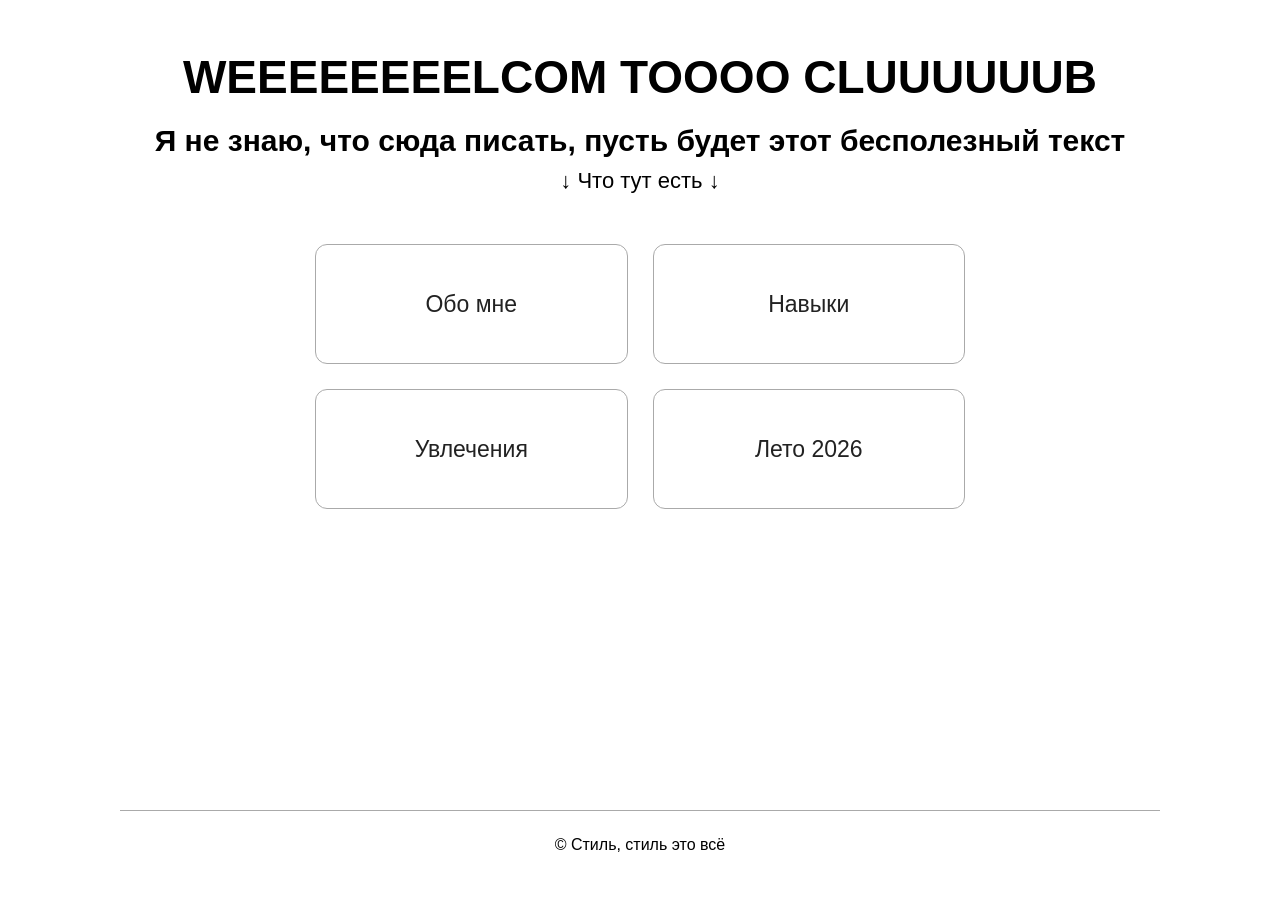
<file: index.html>
<!DOCTYPE html>
<html lang="ru">

<head>
    <meta charset="UTF-8">
    <title>SGJ</title>
    <link rel="stylesheet" href="style.css">
</head>

<body>

    <main class="home">

        <h1 class="main-title">
            WEEEEEEEELCOM TOOOO CLUUUUUUB
        </h1>
        <h2 class="welcome-title">
            Я не знаю, что сюда писать, пусть будет этот бесполезный текст
        </h2>
        <p class="welcome-text">
            ↓ Что тут есть ↓
        </p>

        <nav class="main-nav">

            <a href="mee.html" target="_blank">
                Обо мне
            </a>

            <a href="skil.html" target="_blank">
                Навыки
            </a>

            <a href="hobbies.html" target="_blank">
                Увлечения
            </a>

            <a href="summer.html" target="_blank">
                Лето 2026
            </a>

        </nav>

        <p class="main-footer">
            © Стиль, стиль это всё
        </p>

    </main>

</body>
</html>
</file>
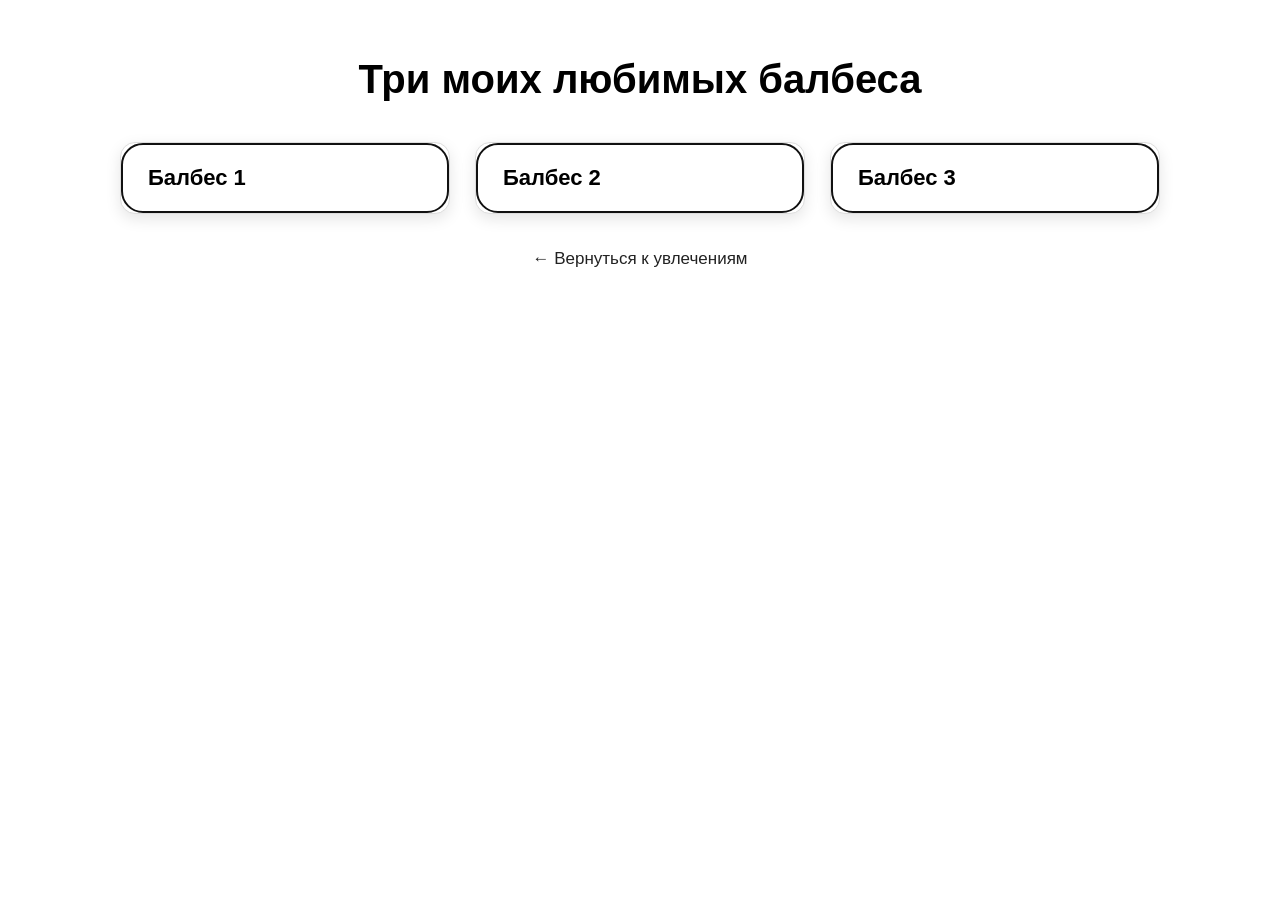
<file: balbesi.html>
<!DOCTYPE html>
<html lang="ru">

<head>
    <meta charset="UTF-8">

    <title>Три моих любимых балбеса</title>

    <link rel="stylesheet" href="style.css">
</head>

<body>

    <h1>Три моих любимых балбеса</h1>


    <div class="balbesi">

        <div class="balbes">

            <button class="balbes-button">
                Балбес 1
            </button>

            <div class="balbes-info">
                <div class="gallery">
                    <button class="prev">←</button>
                    <img
                        src="img/photo_2026-09-19_01-44-46.jpg"
                        class="gallery-img"
                        alt="Балбес 1">

                    <button class="next">→</button>
                </div>
                <p>
                   Женька Женька Женька потенциальный владелец немецкого Volkswagen Golf 3 1.9 DI, ну да без
                   турбины, а с другой стороны как бы пофиг. Женька вот такой пацан, ну он просто офигенен, 
                   он спокоен когда надо(это рил хайп, я в 311 крикливых видел, воздух только гоняют).
                   Помогает Шеф-повару в мероприятиях(это тоже хайп, как и кататься на W212 E300).
                   Фанат Audi(ну видно вагодрочер) его можно понять, я уже прикреплял ссылку на хар-ки
                   Audi A5 и скажите, что это не монстр(я про Женю) еще растик любит
                </p>
            </div>
        </div>

        <div class="balbes">

            <button class="balbes-button">
                Балбес 2
            </button>

            <div class="balbes-info">
                <div class="gallery">
                    <button class="prev">←</button>
                    <img
                        src="img/photo_2026-09-19_01-44-38.jpg"
                        class="gallery-img"
                        alt="Балбес 2">
                    <button class="next">→</button>
                </div>
                <p>
                    Ксюша aka Шеф-повар, готовит вкусно, очень добрая, мастер организатор мероприятий и
                    почти главный фанат Гоголевой(КСЮШААААААА ПРИВЕЕЕЕЕЕЕТ). Почти всегда за любой движ,
                    фанатка SEREBRO(+rep, ну не главнее меня, но тоже неплохо). С ней познакомился на 
                    Базе aka ПЛОМБИРPARTY, также староста РТС-241(ну ту сразу чувствуется власть).
                    Как бы писать еще и писать, но лень.
                </p>
            </div>
        </div>

        <div class="balbes">

            <button class="balbes-button">
                Балбес 3
            </button>

            <div class="balbes-info">
                <div class="gallery">
                    <button class="prev">←</button>
                    <img
                        src="img/photo_2026-09-19_01-44-49.jpg"
                        class="gallery-img"
                        alt="Балбес 3">
                    <button class="next">→</button>
                </div>
                <p>
                    Что вообще сказать про Юлиану aka Юлька Шпулька.
                    Хз с чего начать, ну при первой встрече и общении в Базе могу сказать, что
                    очень крутая девчонка, харизматичная, с характером, пофигистка.
                    Характер как бы у ее такой пробивной, судя по историям.
                    Немного бесит, что она часто хочет свинтить домой и из-за этого хрен с ней погуляешь, но как есть
                    как бы в 311 посидеть получалось и поболтать, но щас пары вроде норм, а вроде и дерьмо, поэтому
                    не всегда выходит.
                    Много еще чего можно расписывать, как и про предыдущих двух балбесов, там кстать на фоне Женька
                </p>
            </div>

        </div>

    </div>


    <p class="back">
        <a href="hobbies.html">← Вернуться к увлечениям</a>
    </p>

    <script src="scripts.js"></script>

</body>
</html>
</file>
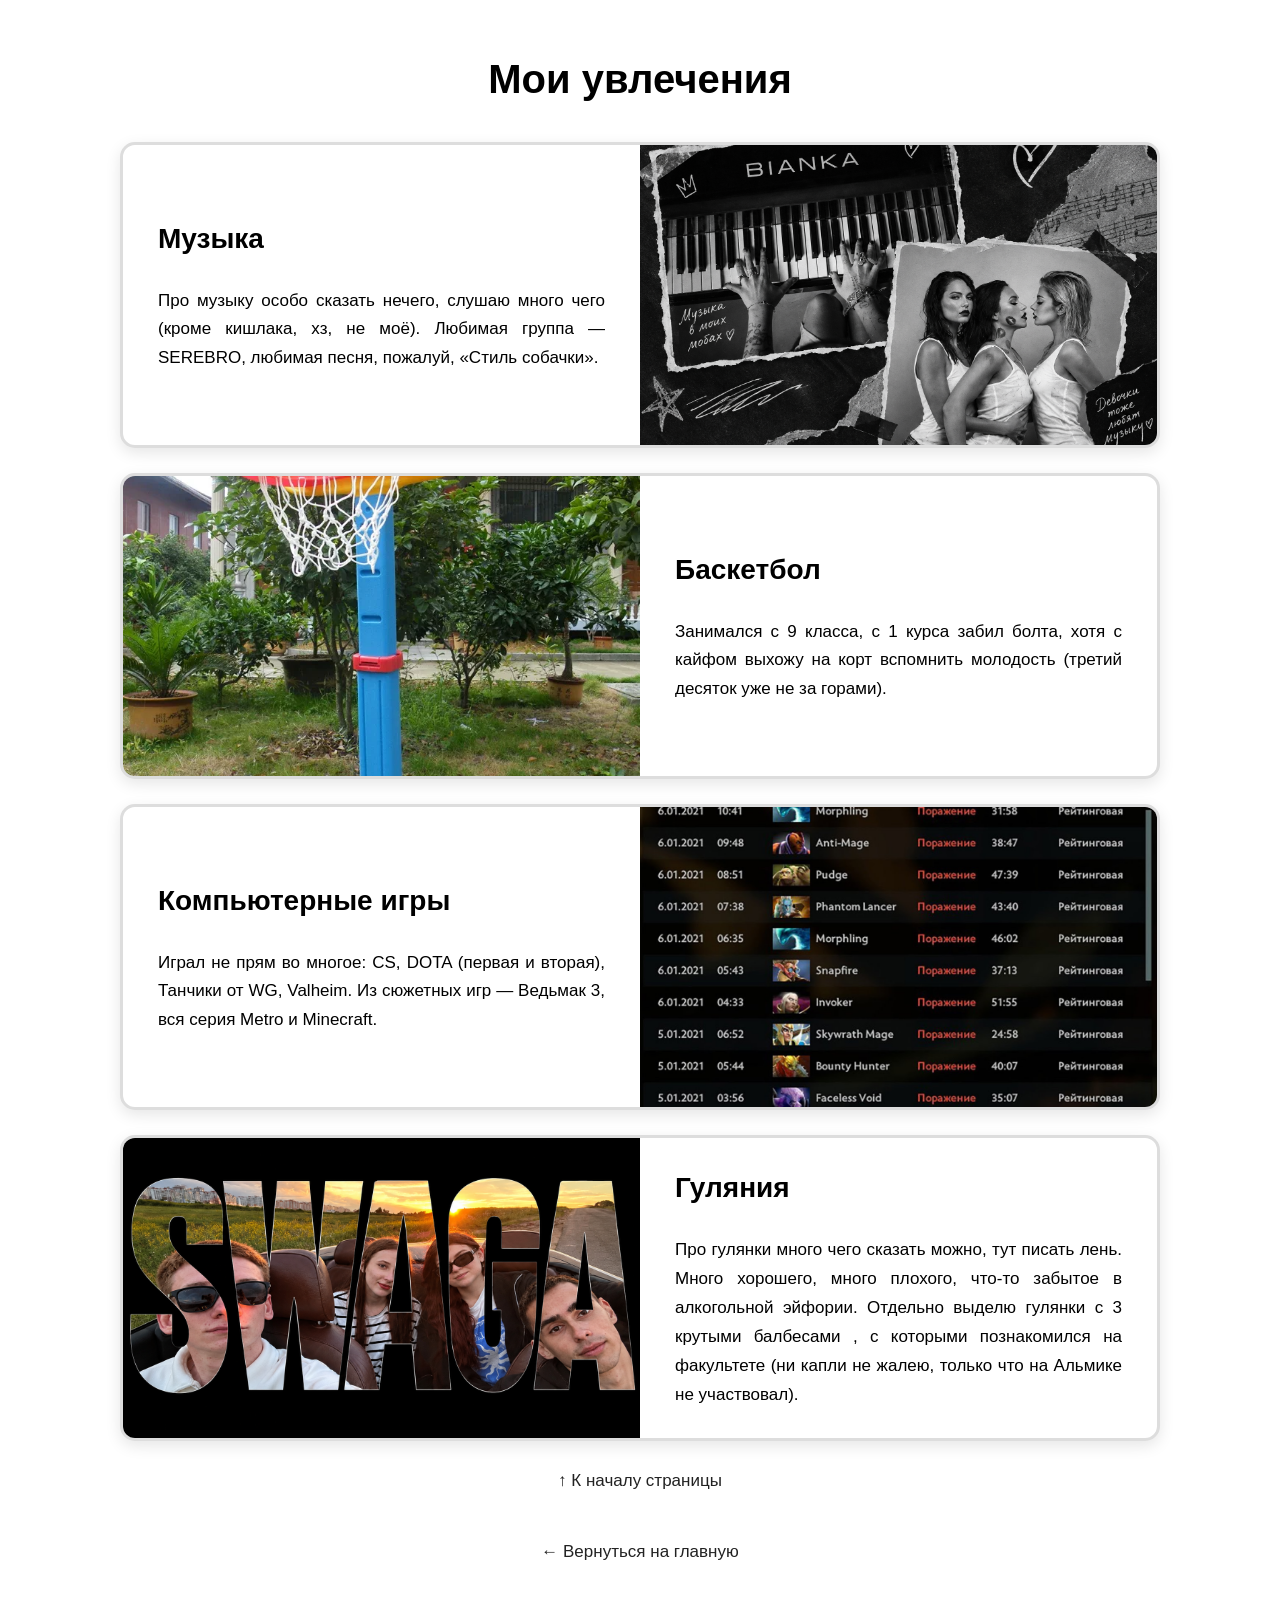
<file: hobbies.html>
<!DOCTYPE html>
<html lang="ru">

<head>
    <meta charset="UTF-8">
    <title>Мои увлечения</title>

    <link rel="stylesheet" href="style.css">
</head>

<body>

    <a id="top"></a>

    <h1>Мои увлечения</h1>

    <div class="hobbies">

        <section class="hobby-card">
            <div class="hobby-text">
                <h2>Музыка</h2>
                <p>
                    Про музыку особо сказать нечего, слушаю много чего
                    (кроме кишлака, хз, не моё). Любимая группа — SEREBRO,
                    любимая песня, пожалуй, «Стиль собачки».
                </p>
            </div>

            <div class="hobby-image">
                <img src="images/music.png" alt="Музыка">
            </div>
        </section>


        <section class="hobby-card reverse">

            <div class="hobby-image">
                <img src="images/basketball.jpg" alt="Баскетбол">
            </div>

            <div class="hobby-text">
                <h2>Баскетбол</h2>
                <p>
                    Занимался с 9 класса, с 1 курса забил болта,
                    хотя с кайфом выхожу на корт вспомнить молодость
                    (третий десяток уже не за горами).
                </p>
            </div>

        </section>

        <section class="hobby-card">

            <div class="hobby-text">
                <h2>Компьютерные игры</h2>
                <p>
                    Играл не прям во многое: CS, DOTA (первая и вторая),
                    Танчики от WG, Valheim. Из сюжетных игр —
                    Ведьмак 3, вся серия Metro и Minecraft.
                </p>
            </div>

            <div class="hobby-image">
                <img src="images/dota2.jpg" alt="Компьютерные игры">
            </div>

        </section>


        <section class="hobby-card reverse">

            <div class="hobby-image">
                <img src="images/fotka.jpg" alt="Гуляния">
            </div>

            <div class="hobby-text">
                <h2>Гуляния</h2>
                <p>
                    Про гулянки много чего сказать можно, тут писать лень.
                    Много хорошего, много плохого, что-то забытое в
                    алкогольной эйфории. Отдельно выделю гулянки с
                    <a href="balbesi.html" class="hidden-link">
                        3 крутыми балбесами
                    </a>,
                    с которыми познакомился на факультете
                    (ни капли не жалею, только что на Альмике не участвовал).
                </p>
            </div>

        </section>

    </div>

    <p class="page-top">
        <a href="#top">↑ К началу страницы</a>
    </p>
    <p class="back">
        <a href="index.html">← Вернуться на главную</a>
    </p>

</body>
</html>
</file>
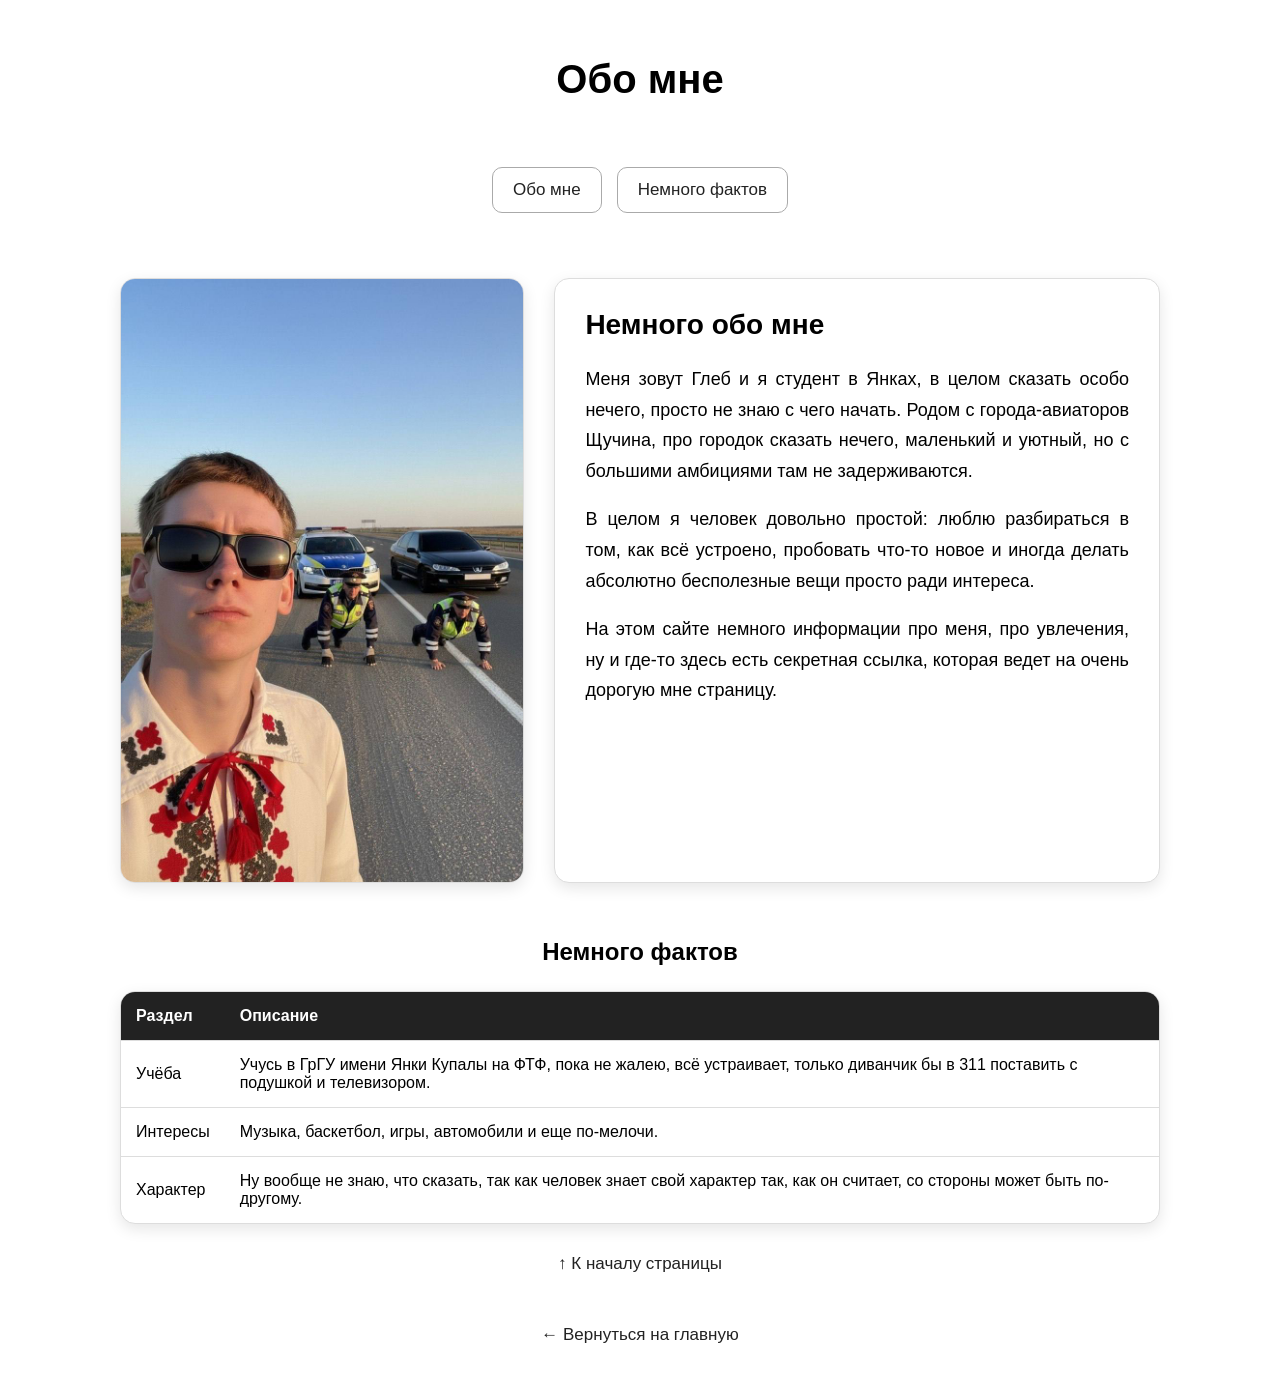
<file: mee.html>
<!DOCTYPE html>
<html lang="ru">

<head>
    <meta charset="UTF-8">
    <title>Обо мне</title>
    <link rel="stylesheet" href="style.css">
</head>

<body>

    <a id="top"></a>

    <h1>Обо мне</h1>

    <nav class="anchor-menu">
        <a href="#about">Обо мне</a>
        <a href="#facts">Немного фактов</a>
    </nav>

    <section class="about" id="about">

        <div class="about-photo">
            <img src="images/photo_2026-09-21_21-46-53.jpg" alt="Моя фотография">
        </div>

        <div class="about-text">

            <h2>Немного обо мне</h2>

            <p>
                Меня зовут Глеб и я студент в Янках, в целом сказать особо нечего,
                просто не знаю с чего начать. Родом с города-авиаторов Щучина,
                про городок сказать нечего, маленький и уютный, но с большими
                амбициями там не задерживаются.
            </p>

            <p>
                В целом я человек довольно простой: люблю разбираться в том,
                как всё устроено, пробовать что-то новое и иногда делать
                абсолютно бесполезные вещи просто ради интереса.
            </p>

            <p>
                На этом сайте немного информации про меня, про увлечения,
                ну и где-то здесь есть секретная ссылка, которая ведет
                на очень дорогую мне страницу.
            </p>

        </div>

    </section>

    <!-- Таблица с фактами -->
    <section class="about-info" id="facts">

        <h2>Немного фактов</h2>

        <table>

            <tr>
                <th>Раздел</th>
                <th>Описание</th>
            </tr>

            <tr>
                <td>Учёба</td>
                <td>
                    Учусь в ГрГУ имени Янки Купалы на ФТФ, пока не жалею,
                    всё устраивает, только диванчик бы в 311 поставить
                    с подушкой и телевизором.
                </td>
            </tr>

            <tr>
                <td>Интересы</td>
                <td>
                    Музыка, баскетбол, игры, автомобили и еще по-мелочи.
                </td>
            </tr>

            <tr>
                <td>Характер</td>
                <td>
                    Ну вообще не знаю, что сказать, так как человек знает
                    свой характер так, как он считает, со стороны может быть
                    по-другому.
                </td>
            </tr>
        </table>

    </section>

    <p class="page-top">
        <a href="#top">↑ К началу страницы</a>
    </p>
    <p class="back">
        <a href="index.html">← Вернуться на главную</a>
    </p>

</body>

</html>
</file>
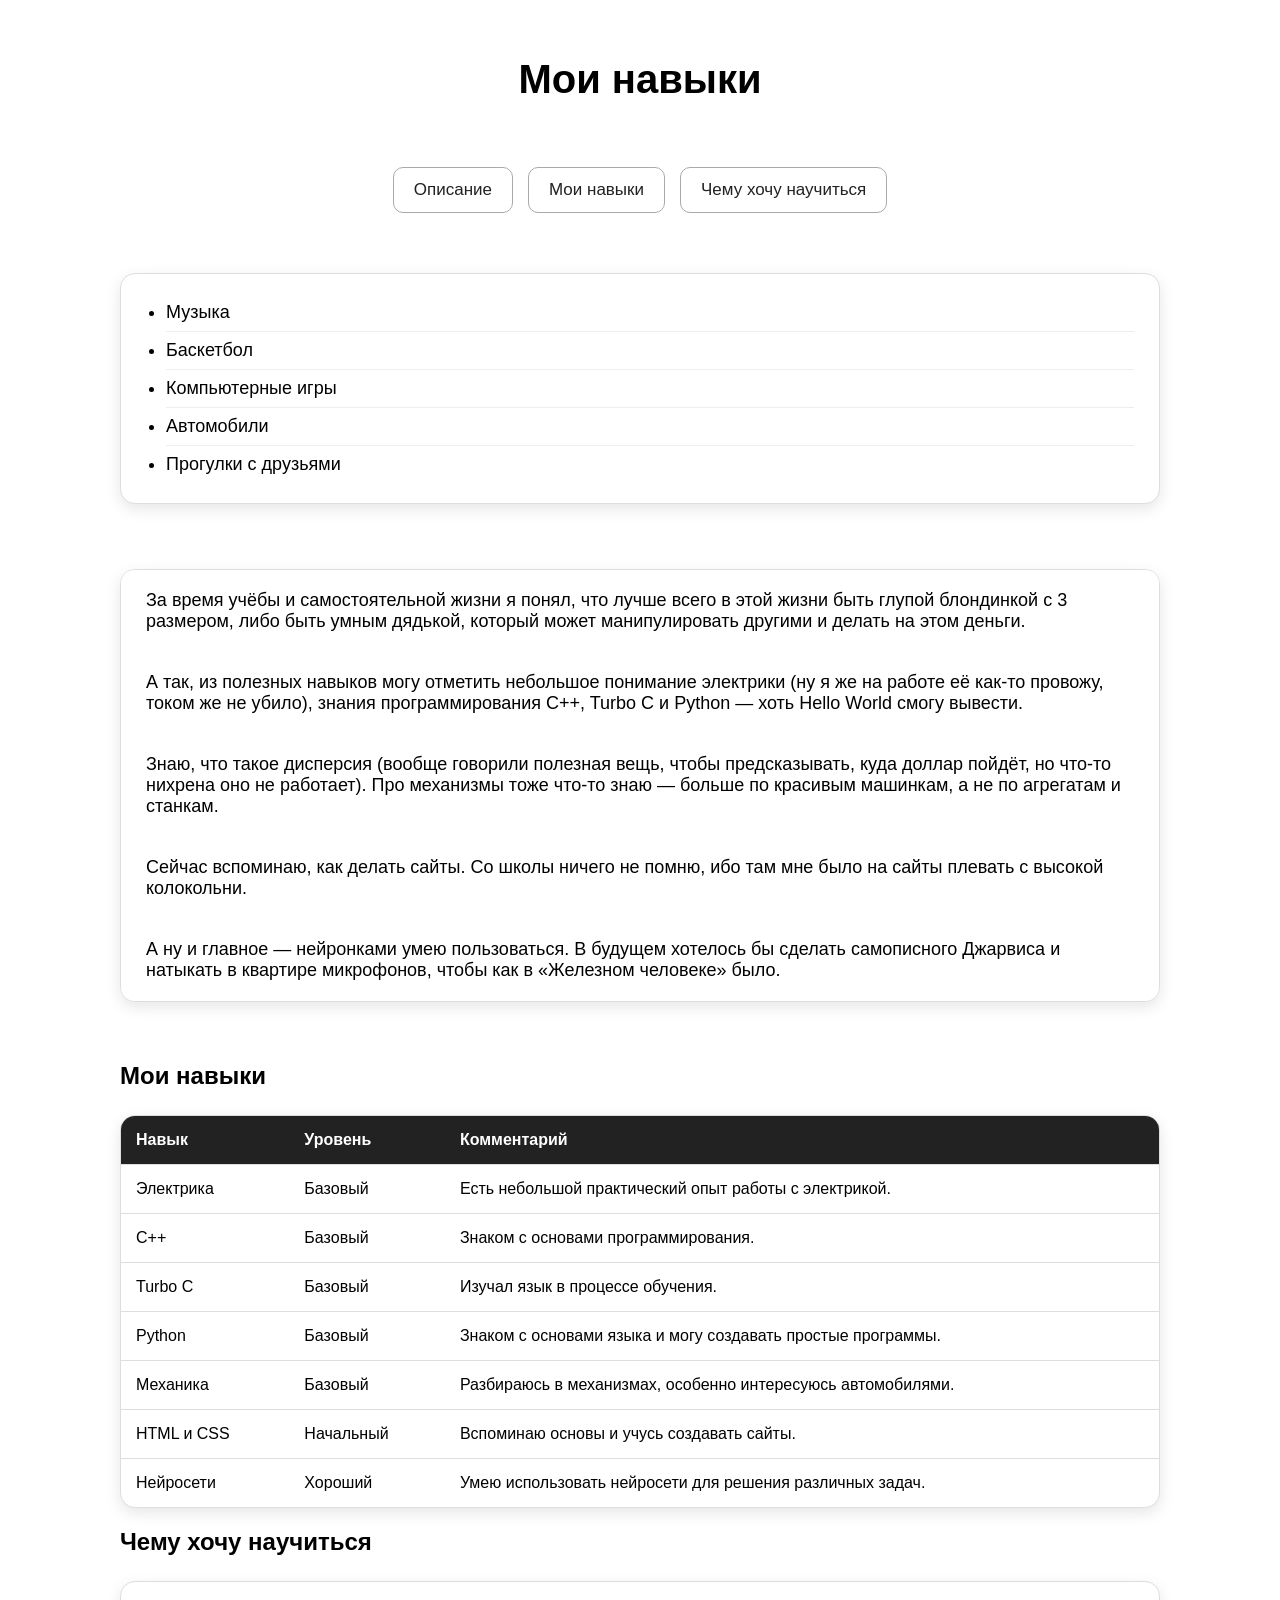
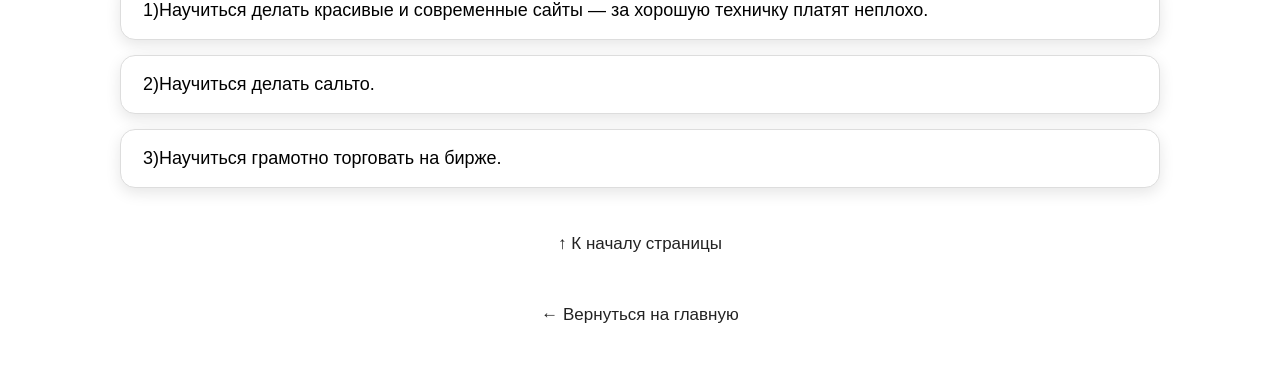
<file: skil.html>
<!DOCTYPE html>
<html lang="ru">

<head>
    <meta charset="UTF-8">
    <title>Мои навыки</title>

    <link rel="stylesheet" href="style.css">
</head>

<body>
    <a id="top"></a>

    <h1>Мои навыки</h1>

    <nav class="anchor-menu">
        <a href="#description">Описание</a>
        <a href="#skills">Мои навыки</a>
        <a href="#goals">Чему хочу научиться</a>
    </nav>

    <ul class="interests">
        <li>Музыка</li>
        <li>Баскетбол</li>
        <li>Компьютерные игры</li>
        <li>Автомобили</li>
        <li>Прогулки с друзьями</li>
    </ul>

    <section id="description">

        <div class="skills-text">

            <p class="p1">
                За время учёбы и самостоятельной жизни я понял, что лучше всего
                в этой жизни быть глупой блондинкой с 3 размером, либо быть умным
                дядькой, который может манипулировать другими и делать на этом деньги.
            </p>

            <p class="p1">
                А так, из полезных навыков могу отметить небольшое понимание электрики
                (ну я же на работе её как-то провожу, током же не убило), знания
                программирования C++, Turbo C и Python — хоть Hello World смогу вывести.
            </p>

            <p class="p1">
                Знаю, что такое дисперсия (вообще говорили полезная вещь, чтобы
                предсказывать, куда доллар пойдёт, но что-то нихрена оно не работает).
                Про механизмы тоже что-то знаю — больше по красивым машинкам,
                а не по агрегатам и станкам.
            </p>

            <p class="p1">
                Сейчас вспоминаю, как делать сайты. Со школы ничего не помню,
                ибо там мне было на сайты плевать с высокой колокольни.
            </p>

            <p class="p1">
                А ну и главное — нейронками умею пользоваться. В будущем хотелось бы
                сделать самописного Джарвиса и натыкать в квартире микрофонов,
                чтобы как в «Железном человеке» было.
            </p>

        </div>

    </section>

    <section id="skills">

        <h2>Мои навыки</h2>

        <table>

            <tr>
                <th>Навык</th>
                <th>Уровень</th>
                <th>Комментарий</th>
            </tr>

            <tr>
                <td>Электрика</td>
                <td>Базовый</td>
                <td>Есть небольшой практический опыт работы с электрикой.</td>
            </tr>

            <tr>
                <td>C++</td>
                <td>Базовый</td>
                <td>Знаком с основами программирования.</td>
            </tr>

            <tr>
                <td>Turbo C</td>
                <td>Базовый</td>
                <td>Изучал язык в процессе обучения.</td>
            </tr>

            <tr>
                <td>Python</td>
                <td>Базовый</td>
                <td>Знаком с основами языка и могу создавать простые программы.</td>
            </tr>

            <tr>
                <td>Механика</td>
                <td>Базовый</td>
                <td>Разбираюсь в механизмах, особенно интересуюсь автомобилями.</td>
            </tr>

            <tr>
                <td>HTML и CSS</td>
                <td>Начальный</td>
                <td>Вспоминаю основы и учусь создавать сайты.</td>
            </tr>

            <tr>
                <td>Нейросети</td>
                <td>Хороший</td>
                <td>Умею использовать нейросети для решения различных задач.</td>
            </tr>

        </table>

    </section>

    <section id="goals">

        <h2>Чему хочу научиться</h2>

        <ol class="goals">
            <li>1)Научиться делать красивые и современные сайты — за хорошую техничку платят неплохо.</li>
            <li>2)Научиться делать сальто.</li>
            <li>3)Научиться грамотно торговать на бирже.</li>
        </ol>

    </section>

    <p class="page-top">
        <a href="#top">↑ К началу страницы</a>
    </p>
    <p class="back">
        <a href="index.html">← Вернуться на главную</a>
    </p>

</body>

</html>
</file>
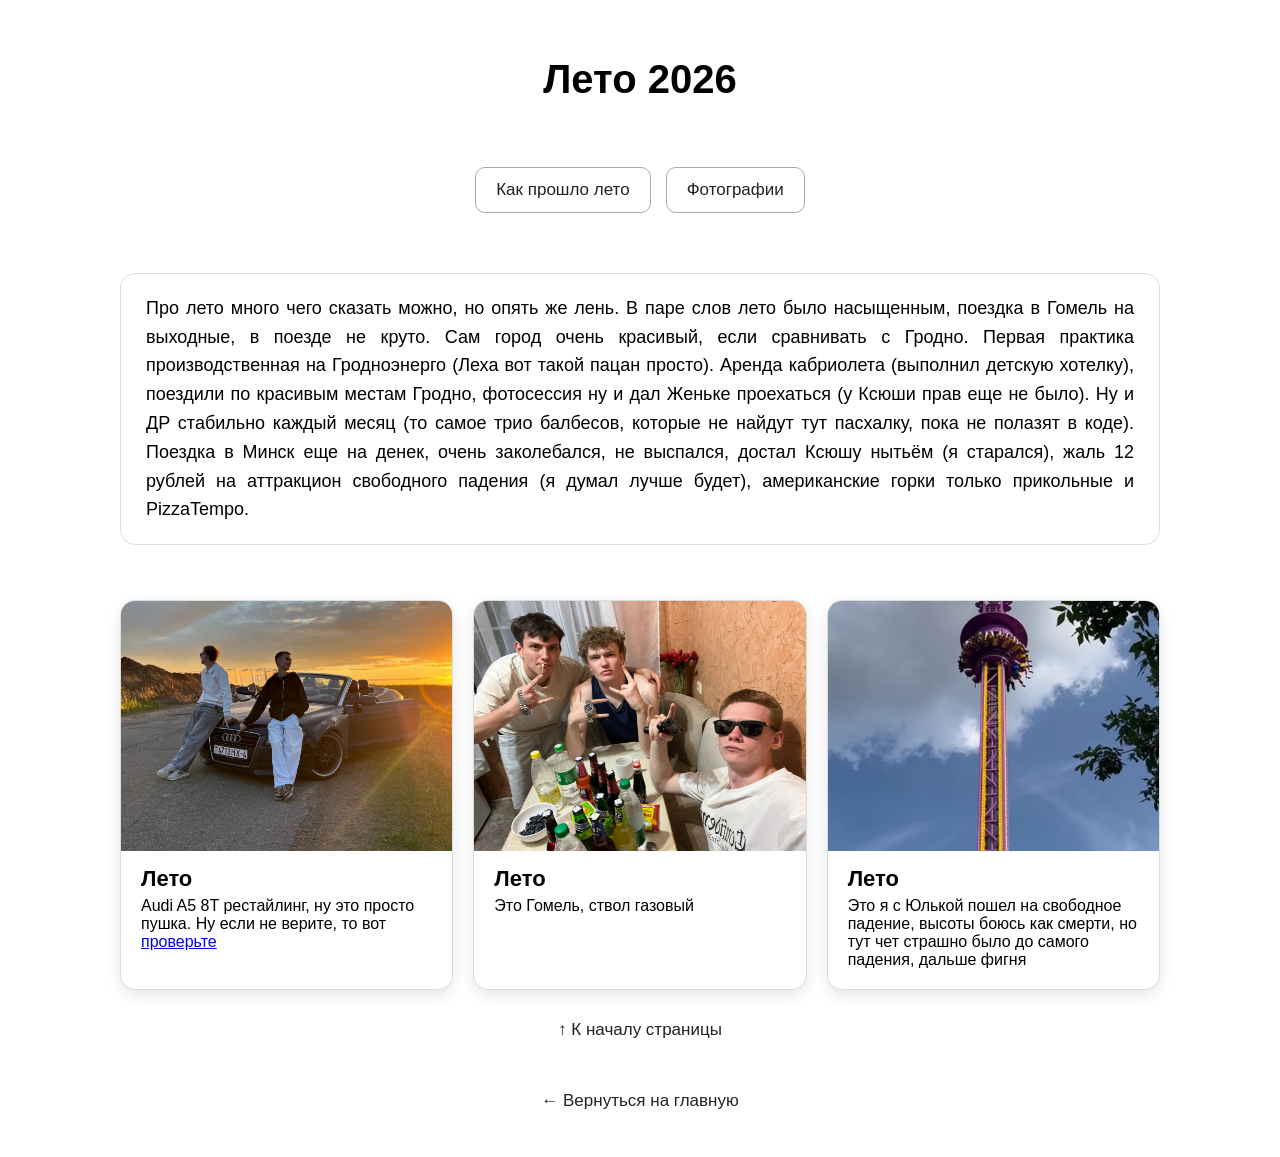
<file: summer.html>
<!DOCTYPE html>
<html lang="ru">

<head>
    <meta charset="UTF-8">
    <title>Лето 2026</title>

    <link rel="stylesheet" href="style.css">
</head>

<body>
    <a id="top"></a>

    <h1>Лето 2026</h1>

    <nav class="anchor-menu">
        <a href="#summer-story">Как прошло лето</a>
        <a href="#photos">Фотографии</a>
    </nav>

    <section id="summer-story">

        <p class="summer-text">
            Про лето много чего сказать можно, но опять же лень. В паре слов лето было насыщенным,
            поездка в Гомель на выходные, в поезде не круто.
            Сам город очень красивый, если сравнивать с Гродно. Первая практика производственная
            на Гродноэнерго (Леха вот такой пацан просто).
            Аренда кабриолета (выполнил детскую хотелку), поездили по красивым местам Гродно,
            фотосессия ну и дал Женьке проехаться (у Ксюши прав еще не было).
            Ну и ДР стабильно каждый месяц (то самое трио балбесов, которые не найдут тут пасхалку,
            пока не полазят в коде).
            Поездка в Минск еще на денек, очень заколебался, не выспался, достал Ксюшу нытьём
            (я старался), жаль 12 рублей на аттракцион свободного падения
            (я думал лучше будет), американские горки только прикольные и PizzaTempo.
        </p>

    </section>

    <section id="photos">

        <div class="summer-gallery">

            <div class="summer-card">
                <img src="images/photo_2026-09-19_01-44-23.jpg" alt="Лето 2026">

                <h2>Лето</h2>

                <p>
                    Audi A5 8T рестайлинг, ну это просто пушка.
                    Ну если не верите, то вот
                    <a href="https://auto.ru/catalog/cars/audi/a5/7721546/7721550/specifications/"
                       target="_blank">
                        проверьте
                    </a>
                </p>
            </div>

            <div class="summer-card">
                <img src="images/photo_2026-09-19_16-36-29.jpg" alt="Лето 2026">

                <h2>Лето</h2>

                <p>
                    Это Гомель, ствол газовый
                </p>
            </div>

            <div class="summer-card">
                <img src="images/Снимок экрана 2026-09-19 164728.png" alt="Лето 2026">

                <h2>Лето</h2>

                <p>
                    Это я с Юлькой пошел на свободное падение,
                    высоты боюсь как смерти, но тут чет страшно было
                    до самого падения, дальше фигня
                </p>
            </div>

        </div>

    </section>

    <p class="page-top">
        <a href="#top">↑ К началу страницы</a>
    </p>
    <p class="back">
        <a href="index.html">← Вернуться на главную</a>
    </p>

</body>

</html>
</file>
<file: style.css>
body {
    font-family: Arial, sans-serif;
    max-width: 1100px;
    margin: 0 auto;
    padding: 30px;

    min-height: 100vh;
    box-sizing: border-box;

    display: flex;
    flex-direction: column;
}

.page-top {
    text-align: center;
    margin-top: 30px;
}

.page-top a {
    color: #222;
    text-decoration: none;
    font-size: 17px;
}

.page-top a:hover {
    text-decoration: underline;
}

.interests {
    background-color: white;
    border: 1px solid #ddd;
    border-radius: 15px;
    padding: 20px 25px 20px 45px;
    margin-top: 25px;
    margin-bottom: 40px;
    box-shadow: 0 5px 15px rgba(0, 0, 0, 0.1);
    transition: 0.2s;
}

.interests:hover {
    transform: translateY(-3px);
    box-shadow: 0 7px 18px rgba(0, 0, 0, 0.13);
}

.interests li {
    font-size: 18px;
    padding: 8px 0;
    border-bottom: 1px solid #eee;
}

.interests li:last-child {
    border-bottom: none;
}

/* якоря */

.anchor-menu {
    display: flex;
    justify-content: center;
    gap: 15px;
    margin: 25px 0 35px;
}

.anchor-menu a {
    padding: 12px 20px;
    background-color: white;
    border: 1px solid #aaa;
    border-radius: 10px;
    color: #222;
    text-decoration: none;
    font-size: 17px;
    transition: 0.2s;
}

.anchor-menu a:hover {
    background-color: #f7f7f7;
    border-color: #777;
    transform: translateY(-2px);
}

h1 {
    text-align: center;
    margin-bottom: 40px;
    font-size: 40px;
    border-radius: 15px;
}
.p1 {
    text-align: left;
    font-size: 18px;
    background-color: white;
    padding: 20px 25px;
    margin: 0;
}

.skills-text {
    background-color: white;
    border: 1px solid #ddd;
    border-radius: 15px;
    overflow: hidden;
    box-shadow: 0 5px 15px rgba(0, 0, 0, 0.1);
    margin-top: 25px;
    margin-bottom: 40px;
    transition: 0.2s;
}

.skills-text:hover {
    transform: translateY(-2px);
    box-shadow: 0 7px 17px rgba(0, 0, 0, 0.12);
}

.hobbies {
    display: flex;
    flex-direction: column;
    gap: 25px;
}

.hobby-card {
    display: flex;
    height: 300px;
    background-color: white;
    border: 3px solid #ddd;
    border-radius: 15px;
    overflow: hidden;
    box-shadow: 0 5px 15px rgba(0, 0, 0, 0.1);
    transition: 0.2s;
}

.hobby-text {
    width: 50%;
    padding: 35px;
    box-sizing: border-box;

    display: flex;
    flex-direction: column;
    justify-content: center;
}

.hobby-text h2 {
    font-size: 28px;
    margin-bottom: 15px;
}

.hobby-text p {
    font-size: 17px;
    line-height: 1.7;
    text-align: justify;
}


/* фотки */

.hobby-image {
    width: 50%;
    overflow: hidden;
}


.hobby-image img {
    width: 100%;
    height: 100%;
    object-fit: cover;
    display: block;
}

.back {
    margin-top: 35px;
    text-align: center;
}


.back a {
    color: #222;
    text-decoration: none;
    font-size: 17px;
}


.hidden-link {
    color: inherit;
    text-decoration: none;
    cursor: default;
}

.hidden-link:hover {
    color: inherit;
    text-decoration: none;
}
.hobby-card {
    transition: 0.2s;
}

.hobby-card:hover {
    transform: translateY(-5px);
    box-shadow: 0 8px 20px rgba(0, 0, 0, 0.15);
}
table {
    width: 100%;
    border-collapse: separate;
    border-spacing: 0;
    margin-top: 25px;
    background-color: white;
    border: 1px solid #ddd;
    border-radius: 15px;
    overflow: hidden;
    box-shadow: 0 5px 15px rgba(0, 0, 0, 0.1);
}

th,
td {
    padding: 15px;
    text-align: left;
    border-bottom: 1px solid #ddd;
}

th {
    background-color: #222;
    color: white;
}

tr:last-child td {
    border-bottom: none;
}

tr {
    transition: 0.2s;
}

tr:hover td {
    background-color: #f7f7f7;
}

.goals {
    list-style: none;
    padding: 0;
    margin-top: 25px;
}

.goals li {
    background-color: white;
    border: 1px solid #ddd;
    border-radius: 15px;
    margin-bottom: 15px;
    padding: 18px 22px;
    font-size: 18px;
    box-shadow: 0 5px 15px rgba(0, 0, 0, 0.1);
    transition: 0.2s;
}

.goals li:hover {
    transform: translateY(-2px);
    box-shadow: 0 7px 17px rgba(0, 0, 0, 0.12);
}
/* Три балбеса */
.balbesi {
    display: flex;
    gap: 25px;
    width: 100%;
    box-sizing: border-box;
    align-items: flex-start;
}


/*карточка*/

.balbes {
    flex: 1;
    min-width: 0;

    background-color: white;

    border: 1px solid #ddd;
    border-radius: 15px;

    overflow: hidden;

    box-shadow: 0 5px 15px rgba(0, 0, 0, 0.1);

    transition: 0.3s;
}


/* кнопка */

.balbes-button {
    width: 100%;
    height: 70px;

    padding: 0 25px;

    display: flex;
    align-items: center;
    justify-content: space-between;

    border: 2px solid #111;
    border-radius: 22px;

    background-color: white;

    font-family: Arial, sans-serif;
    font-size: 22px;
    font-weight: bold;

    cursor: pointer;
    box-sizing: border-box;

    transition: background-color 0.2s;
}

.balbes-button:hover {
    background-color: #f5f5f5;
}

.balbes-button .arrow {
    font-size: 38px;
    font-weight: normal;
    line-height: 1;

    transform: rotate(180deg);

    transition: transform 0.4s ease;
}


/* разворот кнопки */

.balbes:has(.balbes-info.active) {
    box-shadow: 0 8px 20px rgba(0, 0, 0, 0.15);
}

.balbes-info {
    max-height: 0;
    overflow: hidden;

    padding: 0 20px;

    opacity: 0;

    transform: translateY(-10px);

    transition:
        max-height 0.6s ease,
        opacity 0.4s ease,
        transform 0.4s ease,
        padding 0.4s ease;
}

.balbes-info.active {
    max-height: 750px;
    padding: 20px;
    opacity: 1;
    transform: translateY(0);
}


/* Текст */

.balbes-info p {
    margin-top: 20px;

    font-size: 16px;
    line-height: 1.6;

    text-align: justify;
}

.gallery {
    position: relative;

    width: 100%;

    display: flex;
    align-items: center;
    justify-content: center;
}

.gallery-img {
    display: block;

    width: 100%;
    height: 300px;

    object-fit: cover;

    border-radius: 10px;
}
.gallery button {
    position: absolute;

    top: 50%;

    transform: translateY(-50%);

    z-index: 2;

    width: 45px;
    height: 45px;

    padding: 0;

    border: none;
    border-radius: 50%;

    background-color: rgba(0, 0, 0, 0.6);

    color: white;

    font-size: 25px;

    cursor: pointer;

    display: flex;
    align-items: center;
    justify-content: center;

    transition: 0.2s;
}


/* Левая кнопка */

.gallery .prev {
    left: 10px;
}


/* Правая кнопка */

.gallery .next {
    right: 10px;
}


/* Наведение на стрелки */

.gallery button:hover {
    background-color: rgba(0, 0, 0, 0.9);

    transform: translateY(-50%) scale(1.05);
}

/* Лето 2026 */

.summer-gallery {
    display: flex;
    gap: 20px;
    margin-top: 30px;
}

.summer-card {
    width: 33.33%;
    background-color: white;
    border: 1px solid #ddd;
    border-radius: 15px;
    overflow: hidden;
    box-shadow: 0 5px 15px rgba(0, 0, 0, 0.1);
    transition: 0.25s;
}

.summer-card img {
    width: 100%;
    height: 250px;
    object-fit: cover;
    display: block;
    transition: 0.25s;
}

.summer-card h2 {
    margin: 15px 20px 5px;
    font-size: 22px;
}

.summer-card p {
    margin: 0 20px 20px;
    font-size: 16px;
    text-align: left;
}

.summer-card:hover {
    transform: translateY(-7px) scale(1.02);
    box-shadow: 0 10px 25px rgba(0, 0, 0, 0.18);
}

.summer-card:hover img {
    transform: scale(1.05);
}

.summer-text {
    background-color: white;
    border: 1px solid #ddd;
    border-radius: 15px;
    padding: 20px 25px;
    margin-top: 25px;
    margin-bottom: 25px;
    font-size: 18px;
    line-height: 1.6;
    text-align: justify;
    transition: 0.2s;
}

.summer-text:hover {
    background-color: #f7f7f7;
    border-color: #aaa;
    transform: translateY(-2px);
}

/*главная */

.home {
    text-align: center;
    min-height: calc(100vh - 60px);
    box-sizing: border-box;

    display: flex;
    flex-direction: column;

    padding-top: 20px;
}


/*заголовок*/

.main-title {
    font-size: 46px;
    margin: 0;
    margin-bottom: 20px;
}


/* Текст под заголовком */

.welcome-title {
    font-size: 30px;
    margin: 0 0 10px;
}

.welcome-text {
    font-size: 22px;
    margin: 0 0 50px;
}


/* Четыре кнопки */

.main-nav {
    width: 650px;
    margin: 0 auto;

    display: grid;
    grid-template-columns: 1fr 1fr;
    gap: 25px;
}

.main-nav a {
    height: 120px;

    display: flex;
    align-items: center;
    justify-content: center;

    box-sizing: border-box;

    background-color: white;
    border: 1px solid #aaa;
    border-radius: 12px;

    color: #222;
    text-decoration: none;
    font-size: 23px;

    transition: 0.2s;
}

.main-nav a:hover {
    background-color: #f7f7f7;
    border-color: #777;
    transform: translateY(-3px);
}


/* Подпись */

.main-footer {
    margin-top: auto;
    padding-top: 25px;
    border-top: 1px solid #aaa;

    text-align: center;
    font-size: 16px;
}
/* Обо мне */

.about {
    display: flex;
    gap: 30px;
    margin-top: 30px;
}

.about-photo {
    width: 40%;
    background-color: white;
    border: 1px solid #ddd;
    border-radius: 15px;
    overflow: hidden;
    box-shadow: 0 5px 15px rgba(0, 0, 0, 0.1);
    transition: 0.25s;
}

.about-photo:hover {
    transform: translateY(-5px);
    box-shadow: 0 8px 20px rgba(0, 0, 0, 0.15);
}

.about-photo img {
    width: 100%;
    height: 100%;
    min-height: 350px;
    object-fit: cover;
    display: block;
}

.about-text {
    width: 60%;
    background-color: white;
    border: 1px solid #ddd;
    border-radius: 15px;
    padding: 30px;
    box-sizing: border-box;
    box-shadow: 0 5px 15px rgba(0, 0, 0, 0.1);
    transition: 0.25s;
}

.about-text:hover {
    transform: translateY(-5px);
    box-shadow: 0 8px 20px rgba(0, 0, 0, 0.15);
}

.about-text h2 {
    margin-top: 0;
    font-size: 28px;
}

.about-text p {
    font-size: 18px;
    line-height: 1.7;
    text-align: justify;
}

.about-info {
    margin-top: 35px;
}

.about-info h2 {
    text-align: center;
}

.facts {
    display: flex;
    gap: 20px;
    margin-top: 25px;
}

.fact {
    width: 33.33%;
    background-color: white;
    border: 1px solid #ddd;
    border-radius: 15px;
    padding: 25px;
    box-sizing: border-box;
    box-shadow: 0 5px 15px rgba(0, 0, 0, 0.1);
    transition: 0.25s;
}

.fact:hover {
    transform: translateY(-5px);
    box-shadow: 0 8px 20px rgba(0, 0, 0, 0.15);
}

.fact h3 {
    margin-top: 0;
    font-size: 21px;
}

.fact p {
    font-size: 16px;
    line-height: 1.6;
}
</file>
